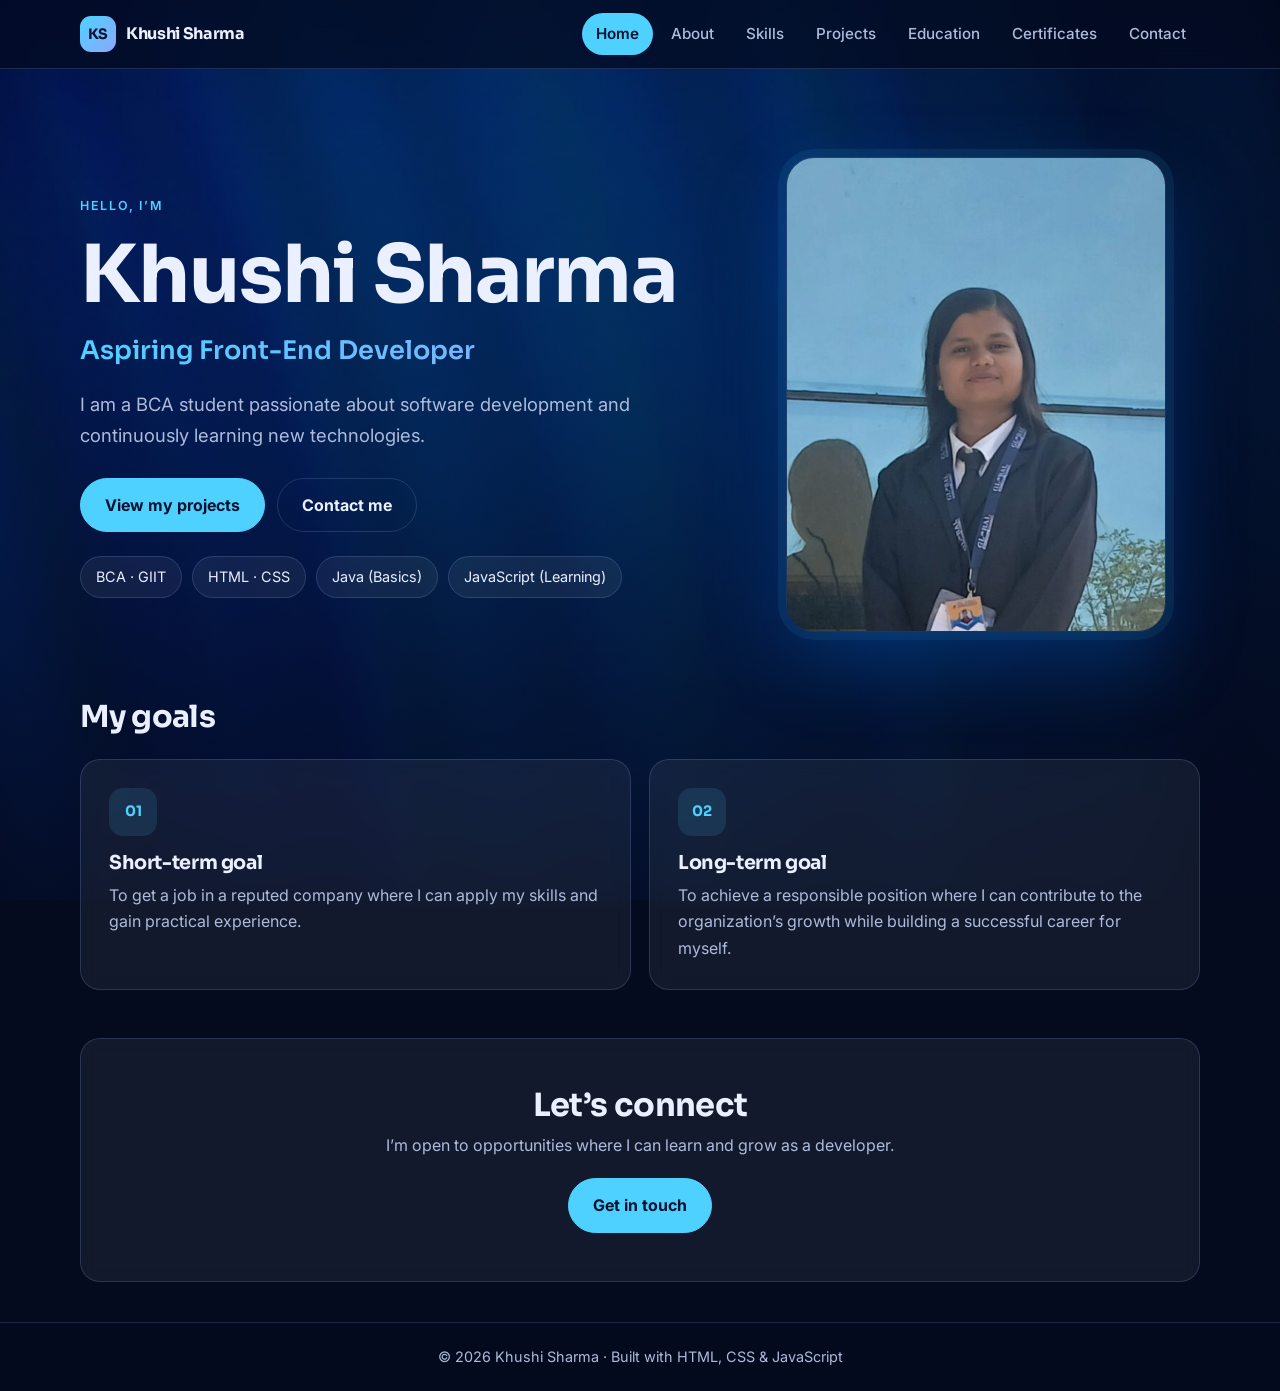
<file: index.html>
<!DOCTYPE html>
<html lang="en">
<head>
<meta charset="UTF-8">
<meta name="viewport" content="width=device-width, initial-scale=1">
<title>Khushi Sharma | Aspiring Front-End Developer</title>
<meta name="description" content="Portfolio of Khushi Sharma, a BCA student and aspiring front-end developer. Skills, projects, education and contact details.">
<meta name="theme-color" content="#040b1f">
<meta property="og:type" content="website">
<meta property="og:title" content="Khushi Sharma | Aspiring Front-End Developer">
<meta property="og:description" content="Portfolio of Khushi Sharma, a BCA student and aspiring front-end developer. Skills, projects, education and contact details.">
<link rel="icon" href="favicon.svg" type="image/svg+xml">
<link rel="preconnect" href="https://fonts.googleapis.com">
<link rel="preconnect" href="https://fonts.gstatic.com" crossorigin>
<link href="https://fonts.googleapis.com/css2?family=Inter:wght@400;500;600&family=Sora:wght@600;700;800&display=swap" rel="stylesheet">
<link rel="stylesheet" href="css/style.css">
<script>document.documentElement.classList.add('js')</script>
</head>
<body>
<a class="skip" href="#main">Skip to content</a>
<header class="site"><div class="wrap bar">
  <a class="logo" href="index.html" aria-label="Khushi Sharma, home"><b>KS</b><span>Khushi Sharma</span></a>
  <button class="menu" type="button" aria-label="Toggle menu" aria-expanded="false" aria-controls="nav">☰</button>
  <nav id="nav" aria-label="Main"><ul><li><a href="index.html" aria-current="page">Home</a></li><li><a href="about.html">About</a></li><li><a href="skills.html">Skills</a></li><li><a href="projects.html">Projects</a></li><li><a href="education.html">Education</a></li><li><a href="certificates.html">Certificates</a></li><li><a href="contact.html">Contact</a></li></ul></nav>
</div></header>
<main id="main">

<section class="wrap hero">
  <div>
    <span class="eyebrow">Hello, I’m</span>
    <h1>Khushi Sharma</h1>
    <p class="role">Aspiring Front-End Developer</p>
    <p class="lead">I am a BCA student passionate about software development and continuously learning new technologies.</p>
    <div class="cta"><a class="btn" href="projects.html">View my projects</a><a class="btn ghost" href="contact.html">Contact me</a></div>
    <div class="chips"><span class="chip">BCA · GIIT</span><span class="chip">HTML · CSS</span><span class="chip">Java (Basics)</span><span class="chip">JavaScript (Learning)</span></div>
  </div>
  <div class="photo"><img src="images/khushi.jpg" width="720" height="884" alt="Portrait of Khushi Sharma" fetchpriority="high"></div>
</section>
<section class="wrap">
  <h2 class="sec rv">My goals</h2>
  <div class="grid">
    <article class="card rv"><div class="ico">01</div><h3>Short-term goal</h3><p>To get a job in a reputed company where I can apply my skills and gain practical experience.</p></article>
    <article class="card rv"><div class="ico">02</div><h3>Long-term goal</h3><p>To achieve a responsible position where I can contribute to the organization’s growth while building a successful career for myself.</p></article>
  </div>
  <div class="card band rv"><h2>Let’s connect</h2><p>I’m open to opportunities where I can learn and grow as a developer.</p><a class="btn" href="contact.html">Get in touch</a></div>
</section>
</main>
<footer>© <span id="yr">2026</span> Khushi Sharma · Built with HTML, CSS &amp; JavaScript</footer>
<script src="js/main.js"></script>
</body>
</html>
</file>
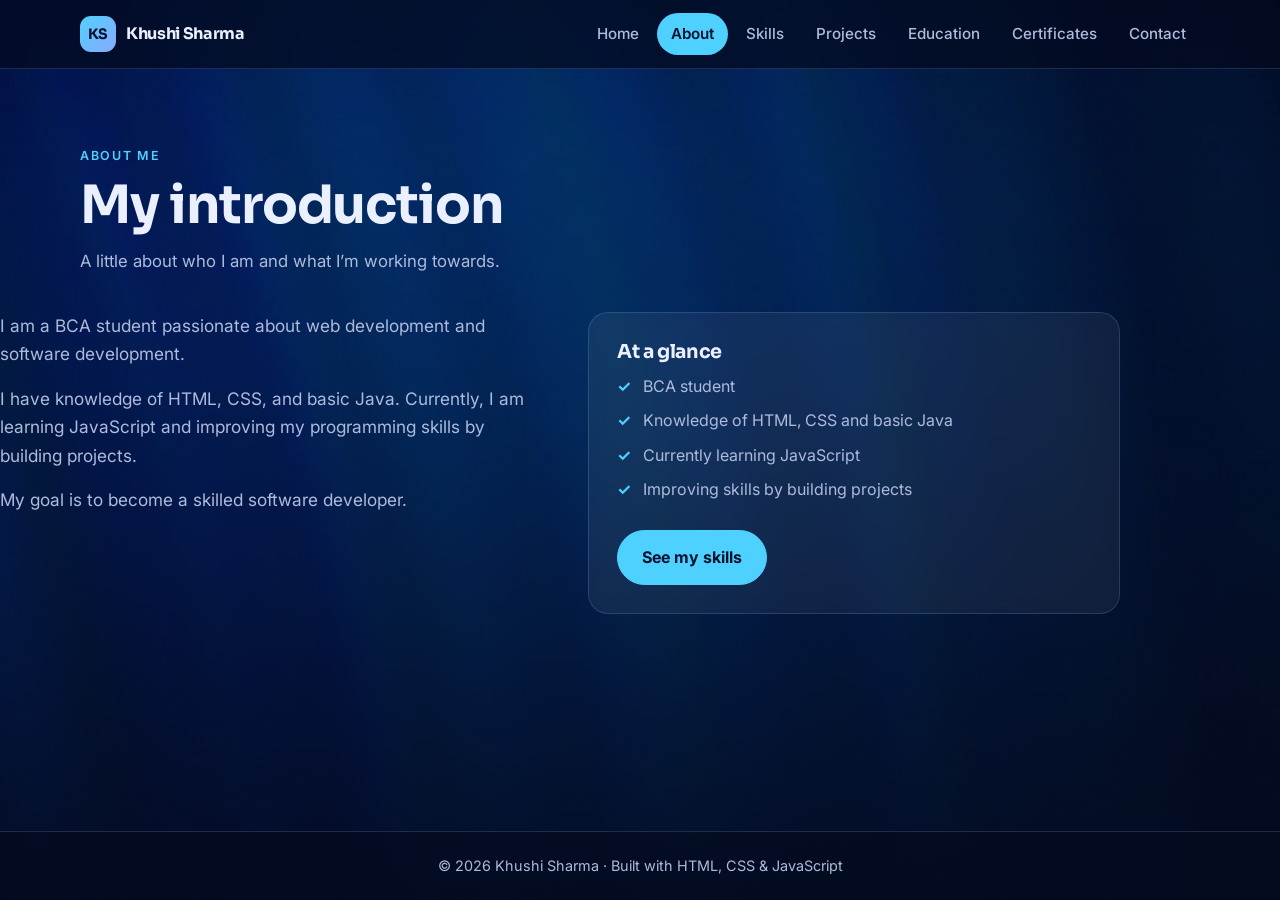
<file: about.html>
<!DOCTYPE html>
<html lang="en">
<head>
<meta charset="UTF-8">
<meta name="viewport" content="width=device-width, initial-scale=1">
<title>About me | Khushi Sharma</title>
<meta name="description" content="About Khushi Sharma: BCA student interested in web and software development.">
<meta name="theme-color" content="#040b1f">
<meta property="og:type" content="website">
<meta property="og:title" content="About me | Khushi Sharma">
<meta property="og:description" content="About Khushi Sharma: BCA student interested in web and software development.">
<link rel="icon" href="favicon.svg" type="image/svg+xml">
<link rel="preconnect" href="https://fonts.googleapis.com">
<link rel="preconnect" href="https://fonts.gstatic.com" crossorigin>
<link href="https://fonts.googleapis.com/css2?family=Inter:wght@400;500;600&family=Sora:wght@600;700;800&display=swap" rel="stylesheet">
<link rel="stylesheet" href="css/style.css">
<script>document.documentElement.classList.add('js')</script>
</head>
<body>
<a class="skip" href="#main">Skip to content</a>
<header class="site"><div class="wrap bar">
  <a class="logo" href="index.html" aria-label="Khushi Sharma, home"><b>KS</b><span>Khushi Sharma</span></a>
  <button class="menu" type="button" aria-label="Toggle menu" aria-expanded="false" aria-controls="nav">☰</button>
  <nav id="nav" aria-label="Main"><ul><li><a href="index.html">Home</a></li><li><a href="about.html" aria-current="page">About</a></li><li><a href="skills.html">Skills</a></li><li><a href="projects.html">Projects</a></li><li><a href="education.html">Education</a></li><li><a href="certificates.html">Certificates</a></li><li><a href="contact.html">Contact</a></li></ul></nav>
</div></header>
<main id="main">
<section class="wrap page rv"><span class="eyebrow">About me</span><h1>My introduction</h1><p class="sub">A little about who I am and what I’m working towards.</p></section>
<section class="wrap about rv">
  <div>
    <p>I am a BCA student passionate about web development and software development.</p>
    <p>I have knowledge of HTML, CSS, and basic Java. Currently, I am learning JavaScript and improving my programming skills by building projects.</p>
    <p>My goal is to become a skilled software developer.</p>
  </div>
  <div class="card"><h3>At a glance</h3>
    <ul class="ticks"><li>BCA student</li><li>Knowledge of HTML, CSS and basic Java</li><li>Currently learning JavaScript</li><li>Improving skills by building projects</li></ul>
    <div class="cta"><a class="btn" href="skills.html">See my skills</a></div></div>
</section>
</main>
<footer>© <span id="yr">2026</span> Khushi Sharma · Built with HTML, CSS &amp; JavaScript</footer>
<script src="js/main.js"></script>
</body>
</html>
</file>
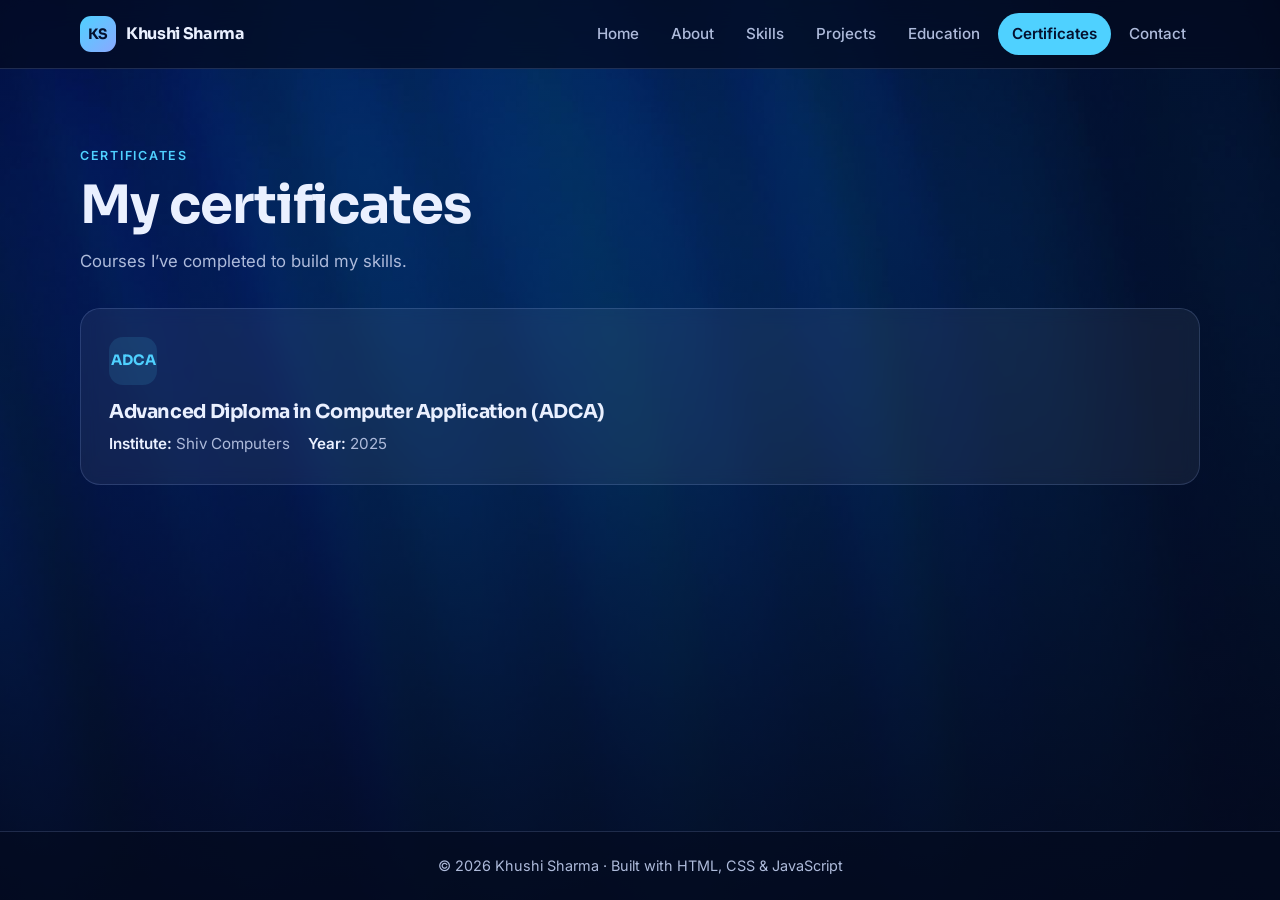
<file: certificates.html>
<!DOCTYPE html>
<html lang="en">
<head>
<meta charset="UTF-8">
<meta name="viewport" content="width=device-width, initial-scale=1">
<title>Certificates | Khushi Sharma</title>
<meta name="description" content="Certificates earned by Khushi Sharma.">
<meta name="theme-color" content="#040b1f">
<meta property="og:type" content="website">
<meta property="og:title" content="Certificates | Khushi Sharma">
<meta property="og:description" content="Certificates earned by Khushi Sharma.">
<link rel="icon" href="favicon.svg" type="image/svg+xml">
<link rel="preconnect" href="https://fonts.googleapis.com">
<link rel="preconnect" href="https://fonts.gstatic.com" crossorigin>
<link href="https://fonts.googleapis.com/css2?family=Inter:wght@400;500;600&family=Sora:wght@600;700;800&display=swap" rel="stylesheet">
<link rel="stylesheet" href="css/style.css">
<script>document.documentElement.classList.add('js')</script>
</head>
<body>
<a class="skip" href="#main">Skip to content</a>
<header class="site"><div class="wrap bar">
  <a class="logo" href="index.html" aria-label="Khushi Sharma, home"><b>KS</b><span>Khushi Sharma</span></a>
  <button class="menu" type="button" aria-label="Toggle menu" aria-expanded="false" aria-controls="nav">☰</button>
  <nav id="nav" aria-label="Main"><ul><li><a href="index.html">Home</a></li><li><a href="about.html">About</a></li><li><a href="skills.html">Skills</a></li><li><a href="projects.html">Projects</a></li><li><a href="education.html">Education</a></li><li><a href="certificates.html" aria-current="page">Certificates</a></li><li><a href="contact.html">Contact</a></li></ul></nav>
</div></header>
<main id="main">
<section class="wrap page rv"><span class="eyebrow">Certificates</span><h1>My certificates</h1><p class="sub">Courses I’ve completed to build my skills.</p></section>
<section class="wrap"><div class="grid"><article class="card rv"><div class="ico">ADCA</div><h3>Advanced Diploma in Computer Application (ADCA)</h3>
  <div class="meta"><span><b>Institute:</b> Shiv Computers</span><span><b>Year:</b> 2025</span></div></article></div></section>
</main>
<footer>© <span id="yr">2026</span> Khushi Sharma · Built with HTML, CSS &amp; JavaScript</footer>
<script src="js/main.js"></script>
</body>
</html>
</file>
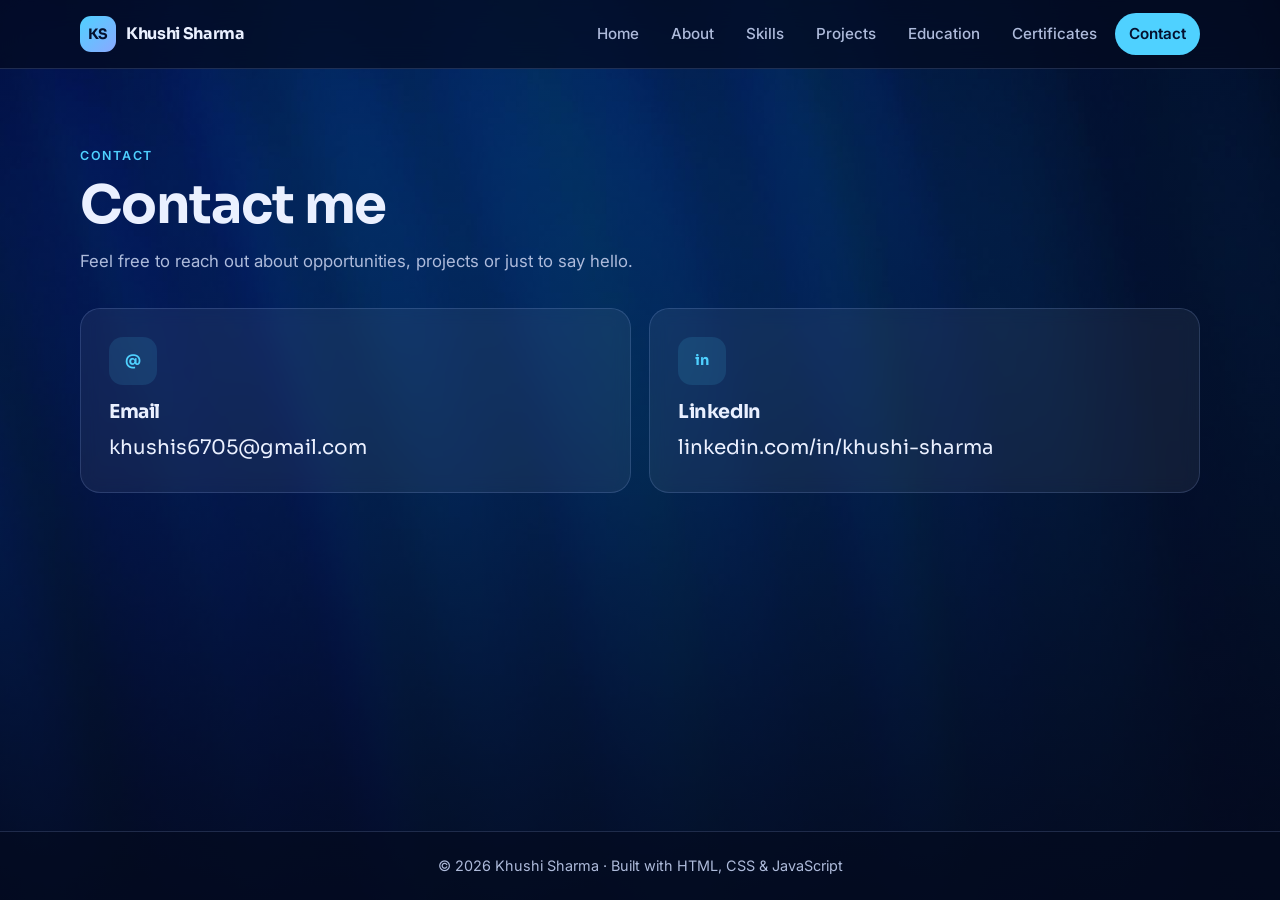
<file: contact.html>
<!DOCTYPE html>
<html lang="en">
<head>
<meta charset="UTF-8">
<meta name="viewport" content="width=device-width, initial-scale=1">
<title>Contact | Khushi Sharma</title>
<meta name="description" content="Contact Khushi Sharma by email or LinkedIn.">
<meta name="theme-color" content="#040b1f">
<meta property="og:type" content="website">
<meta property="og:title" content="Contact | Khushi Sharma">
<meta property="og:description" content="Contact Khushi Sharma by email or LinkedIn.">
<link rel="icon" href="favicon.svg" type="image/svg+xml">
<link rel="preconnect" href="https://fonts.googleapis.com">
<link rel="preconnect" href="https://fonts.gstatic.com" crossorigin>
<link href="https://fonts.googleapis.com/css2?family=Inter:wght@400;500;600&family=Sora:wght@600;700;800&display=swap" rel="stylesheet">
<link rel="stylesheet" href="css/style.css">
<script>document.documentElement.classList.add('js')</script>
</head>
<body>
<a class="skip" href="#main">Skip to content</a>
<header class="site"><div class="wrap bar">
  <a class="logo" href="index.html" aria-label="Khushi Sharma, home"><b>KS</b><span>Khushi Sharma</span></a>
  <button class="menu" type="button" aria-label="Toggle menu" aria-expanded="false" aria-controls="nav">☰</button>
  <nav id="nav" aria-label="Main"><ul><li><a href="index.html">Home</a></li><li><a href="about.html">About</a></li><li><a href="skills.html">Skills</a></li><li><a href="projects.html">Projects</a></li><li><a href="education.html">Education</a></li><li><a href="certificates.html">Certificates</a></li><li><a href="contact.html" aria-current="page">Contact</a></li></ul></nav>
</div></header>
<main id="main">
<section class="wrap page rv"><span class="eyebrow">Contact</span><h1>Contact me</h1><p class="sub">Feel free to reach out about opportunities, projects or just to say hello.</p></section>
<section class="wrap contact"><div class="grid">
  <a class="card rv" href="mailto:khushis6705@gmail.com"><div class="ico">@</div><h3>Email</h3><p class="big">khushis6705@gmail.com</p></a>
  <a class="card rv" href="https://www.linkedin.com/in/khushi-sharma" target="_blank" rel="noopener noreferrer"><div class="ico">in</div><h3>LinkedIn</h3><p class="big">linkedin.com/in/khushi-sharma</p></a>
</div></section>
</main>
<footer>© <span id="yr">2026</span> Khushi Sharma · Built with HTML, CSS &amp; JavaScript</footer>
<script src="js/main.js"></script>
</body>
</html>
</file>
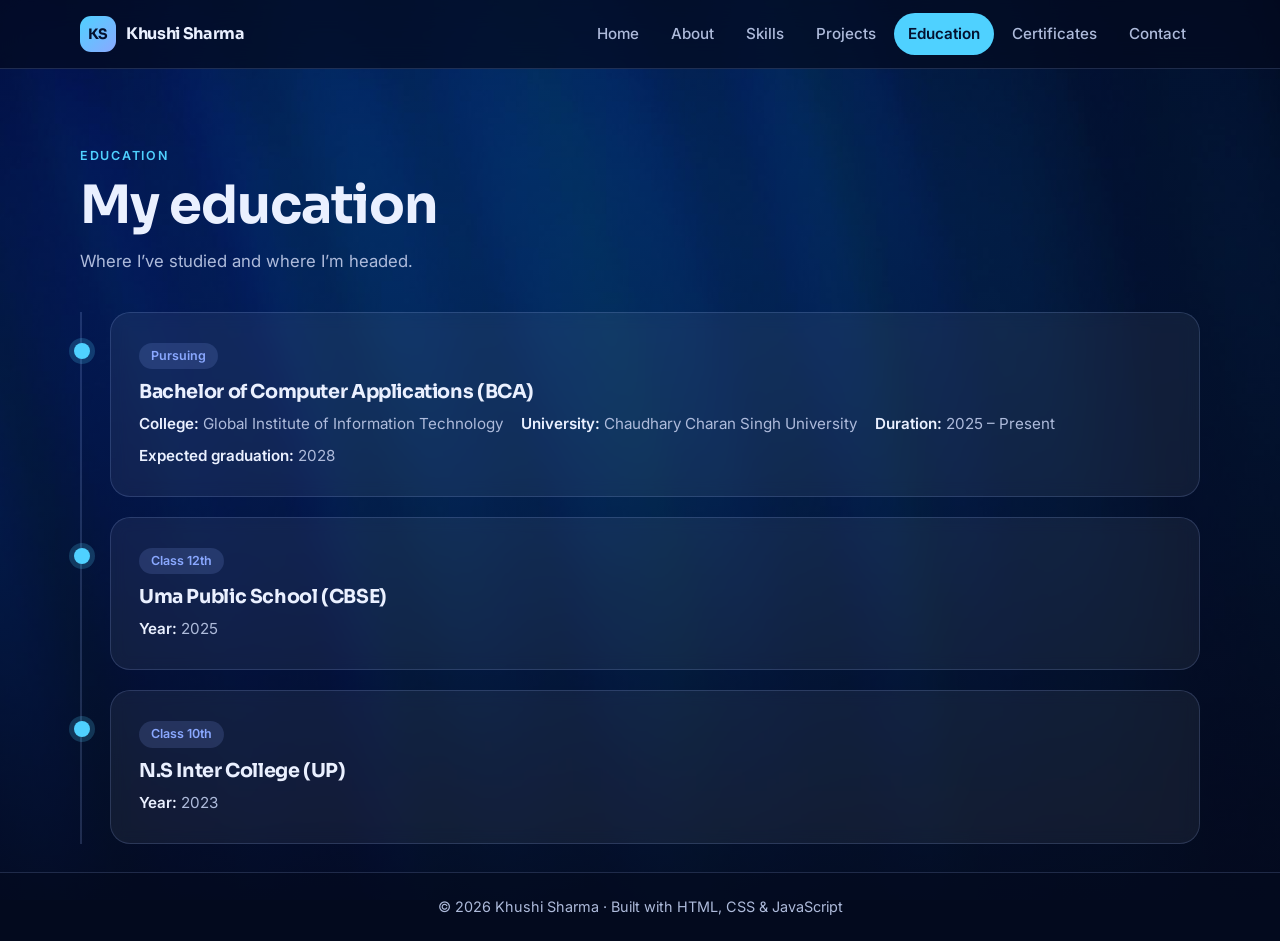
<file: education.html>
<!DOCTYPE html>
<html lang="en">
<head>
<meta charset="UTF-8">
<meta name="viewport" content="width=device-width, initial-scale=1">
<title>Education | Khushi Sharma</title>
<meta name="description" content="Education of Khushi Sharma: BCA at Global Institute of Information Technology, CCS University.">
<meta name="theme-color" content="#040b1f">
<meta property="og:type" content="website">
<meta property="og:title" content="Education | Khushi Sharma">
<meta property="og:description" content="Education of Khushi Sharma: BCA at Global Institute of Information Technology, CCS University.">
<link rel="icon" href="favicon.svg" type="image/svg+xml">
<link rel="preconnect" href="https://fonts.googleapis.com">
<link rel="preconnect" href="https://fonts.gstatic.com" crossorigin>
<link href="https://fonts.googleapis.com/css2?family=Inter:wght@400;500;600&family=Sora:wght@600;700;800&display=swap" rel="stylesheet">
<link rel="stylesheet" href="css/style.css">
<script>document.documentElement.classList.add('js')</script>
</head>
<body>
<a class="skip" href="#main">Skip to content</a>
<header class="site"><div class="wrap bar">
  <a class="logo" href="index.html" aria-label="Khushi Sharma, home"><b>KS</b><span>Khushi Sharma</span></a>
  <button class="menu" type="button" aria-label="Toggle menu" aria-expanded="false" aria-controls="nav">☰</button>
  <nav id="nav" aria-label="Main"><ul><li><a href="index.html">Home</a></li><li><a href="about.html">About</a></li><li><a href="skills.html">Skills</a></li><li><a href="projects.html">Projects</a></li><li><a href="education.html" aria-current="page">Education</a></li><li><a href="certificates.html">Certificates</a></li><li><a href="contact.html">Contact</a></li></ul></nav>
</div></header>
<main id="main">
<section class="wrap page rv"><span class="eyebrow">Education</span><h1>My education</h1><p class="sub">Where I’ve studied and where I’m headed.</p></section>
<section class="wrap"><div class="tl">
  <article class="card rv"><span class="badge">Pursuing</span><h3>Bachelor of Computer Applications (BCA)</h3>
    <div class="meta"><span><b>College:</b> Global Institute of Information Technology</span><span><b>University:</b> Chaudhary Charan Singh University</span><span><b>Duration:</b> 2025 – Present</span><span><b>Expected graduation:</b> 2028</span></div></article>
  <article class="card rv"><span class="badge">Class 12th</span><h3>Uma Public School (CBSE)</h3><div class="meta"><span><b>Year:</b> 2025</span></div></article>
  <article class="card rv"><span class="badge">Class 10th</span><h3>N.S Inter College (UP)</h3><div class="meta"><span><b>Year:</b> 2023</span></div></article>
</div></section>
</main>
<footer>© <span id="yr">2026</span> Khushi Sharma · Built with HTML, CSS &amp; JavaScript</footer>
<script src="js/main.js"></script>
</body>
</html>
</file>
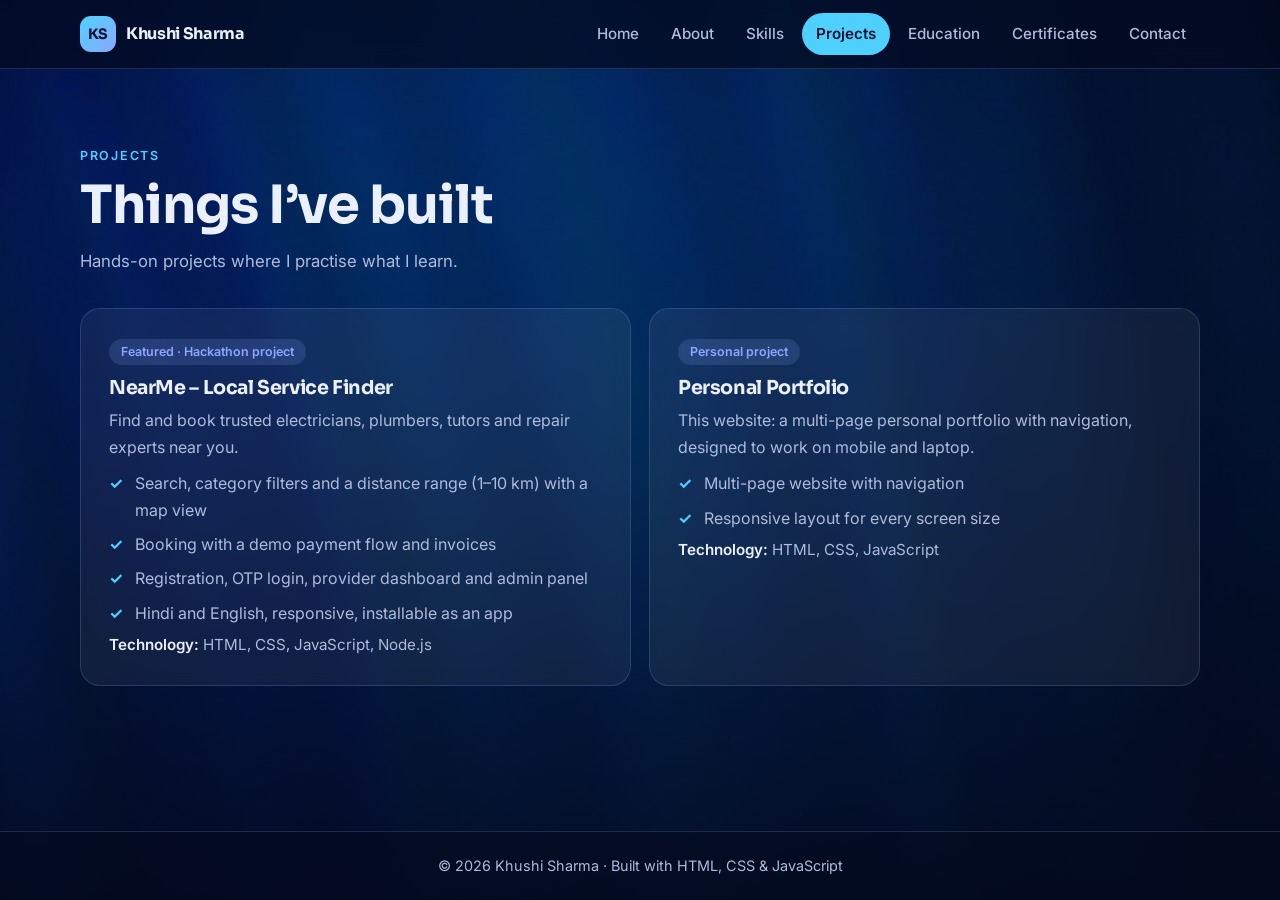
<file: projects.html>
<!DOCTYPE html>
<html lang="en">
<head>
<meta charset="UTF-8">
<meta name="viewport" content="width=device-width, initial-scale=1">
<title>Projects | Khushi Sharma</title>
<meta name="description" content="Projects by Khushi Sharma: Personal Portfolio and NearMe, a local service finder built for a hackathon.">
<meta name="theme-color" content="#040b1f">
<meta property="og:type" content="website">
<meta property="og:title" content="Projects | Khushi Sharma">
<meta property="og:description" content="Projects by Khushi Sharma: Personal Portfolio and NearMe, a local service finder built for a hackathon.">
<link rel="icon" href="favicon.svg" type="image/svg+xml">
<link rel="preconnect" href="https://fonts.googleapis.com">
<link rel="preconnect" href="https://fonts.gstatic.com" crossorigin>
<link href="https://fonts.googleapis.com/css2?family=Inter:wght@400;500;600&family=Sora:wght@600;700;800&display=swap" rel="stylesheet">
<link rel="stylesheet" href="css/style.css">
<script>document.documentElement.classList.add('js')</script>
</head>
<body>
<a class="skip" href="#main">Skip to content</a>
<header class="site"><div class="wrap bar">
  <a class="logo" href="index.html" aria-label="Khushi Sharma, home"><b>KS</b><span>Khushi Sharma</span></a>
  <button class="menu" type="button" aria-label="Toggle menu" aria-expanded="false" aria-controls="nav">☰</button>
  <nav id="nav" aria-label="Main"><ul><li><a href="index.html">Home</a></li><li><a href="about.html">About</a></li><li><a href="skills.html">Skills</a></li><li><a href="projects.html" aria-current="page">Projects</a></li><li><a href="education.html">Education</a></li><li><a href="certificates.html">Certificates</a></li><li><a href="contact.html">Contact</a></li></ul></nav>
</div></header>
<main id="main">
<section class="wrap page rv"><span class="eyebrow">Projects</span><h1>Things I’ve built</h1><p class="sub">Hands-on projects where I practise what I learn.</p></section>
<section class="wrap"><div class="grid" style="grid-template-columns:repeat(auto-fit,minmax(min(340px,100%),1fr))">
  <article class="card rv"><span class="badge">Featured · Hackathon project</span><h3>NearMe – Local Service Finder</h3>
    <p>Find and book trusted electricians, plumbers, tutors and repair experts near you.</p>
    <ul class="ticks"><li>Search, category filters and a distance range (1–10 km) with a map view</li><li>Booking with a demo payment flow and invoices</li><li>Registration, OTP login, provider dashboard and admin panel</li><li>Hindi and English, responsive, installable as an app</li></ul>
    <div class="meta"><span><b>Technology:</b> HTML, CSS, JavaScript, Node.js</span></div></article>
  <article class="card rv"><span class="badge">Personal project</span><h3>Personal Portfolio</h3>
    <p>This website: a multi-page personal portfolio with navigation, designed to work on mobile and laptop.</p>
    <ul class="ticks"><li>Multi-page website with navigation</li><li>Responsive layout for every screen size</li></ul>
    <div class="meta"><span><b>Technology:</b> HTML, CSS, JavaScript</span></div></article>
</div></section>
</main>
<footer>© <span id="yr">2026</span> Khushi Sharma · Built with HTML, CSS &amp; JavaScript</footer>
<script src="js/main.js"></script>
</body>
</html>
</file>
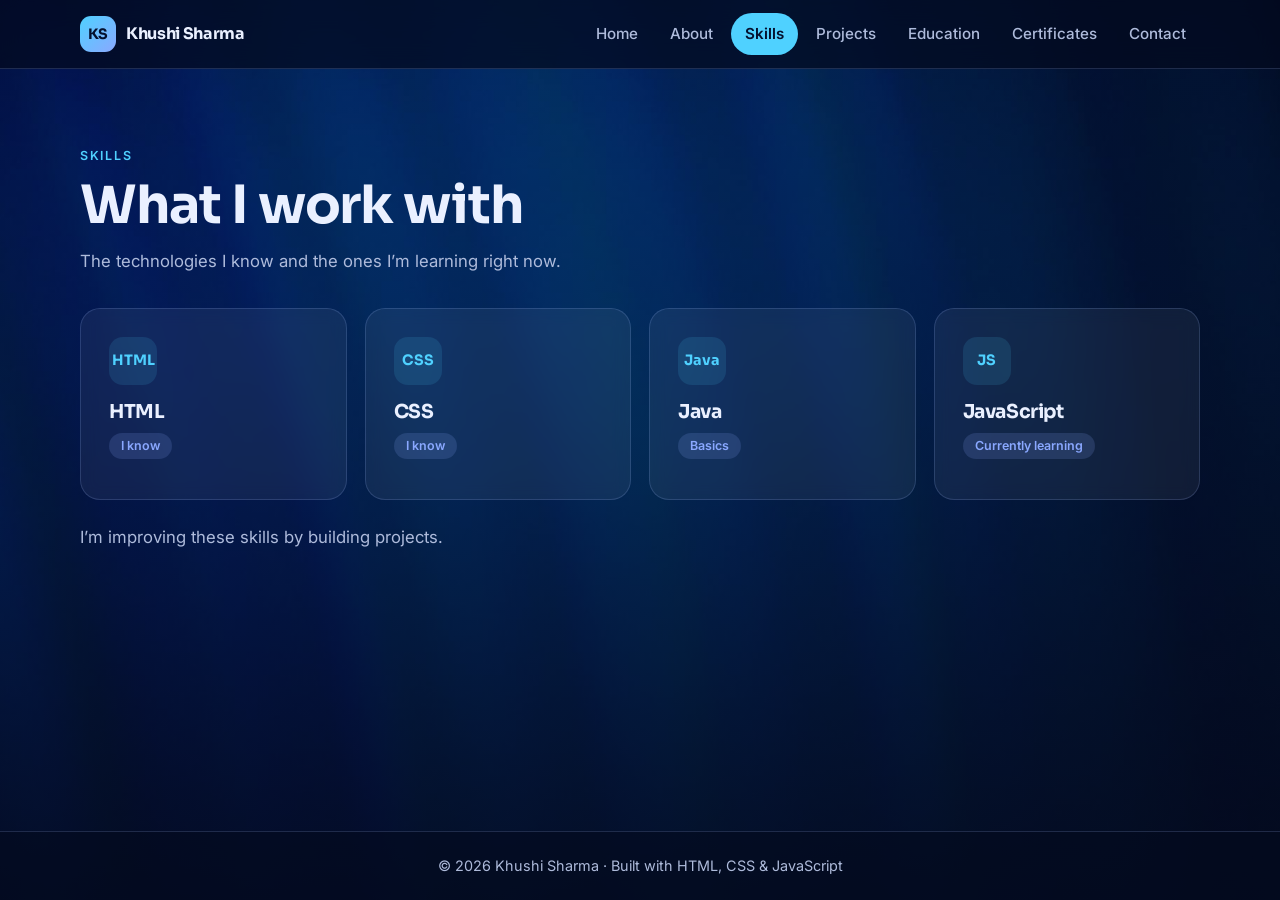
<file: skills.html>
<!DOCTYPE html>
<html lang="en">
<head>
<meta charset="UTF-8">
<meta name="viewport" content="width=device-width, initial-scale=1">
<title>Skills | Khushi Sharma</title>
<meta name="description" content="Technical skills of Khushi Sharma: HTML, CSS, Java (basics) and JavaScript (learning).">
<meta name="theme-color" content="#040b1f">
<meta property="og:type" content="website">
<meta property="og:title" content="Skills | Khushi Sharma">
<meta property="og:description" content="Technical skills of Khushi Sharma: HTML, CSS, Java (basics) and JavaScript (learning).">
<link rel="icon" href="favicon.svg" type="image/svg+xml">
<link rel="preconnect" href="https://fonts.googleapis.com">
<link rel="preconnect" href="https://fonts.gstatic.com" crossorigin>
<link href="https://fonts.googleapis.com/css2?family=Inter:wght@400;500;600&family=Sora:wght@600;700;800&display=swap" rel="stylesheet">
<link rel="stylesheet" href="css/style.css">
<script>document.documentElement.classList.add('js')</script>
</head>
<body>
<a class="skip" href="#main">Skip to content</a>
<header class="site"><div class="wrap bar">
  <a class="logo" href="index.html" aria-label="Khushi Sharma, home"><b>KS</b><span>Khushi Sharma</span></a>
  <button class="menu" type="button" aria-label="Toggle menu" aria-expanded="false" aria-controls="nav">☰</button>
  <nav id="nav" aria-label="Main"><ul><li><a href="index.html">Home</a></li><li><a href="about.html">About</a></li><li><a href="skills.html" aria-current="page">Skills</a></li><li><a href="projects.html">Projects</a></li><li><a href="education.html">Education</a></li><li><a href="certificates.html">Certificates</a></li><li><a href="contact.html">Contact</a></li></ul></nav>
</div></header>
<main id="main">
<section class="wrap page rv"><span class="eyebrow">Skills</span><h1>What I work with</h1><p class="sub">The technologies I know and the ones I’m learning right now.</p></section><section class="wrap"><div class="grid"><article class="card rv"><div class="ico">HTML</div><h3>HTML</h3><span class="badge">I know</span></article><article class="card rv"><div class="ico">CSS</div><h3>CSS</h3><span class="badge">I know</span></article><article class="card rv"><div class="ico">Java</div><h3>Java</h3><span class="badge">Basics</span></article><article class="card rv"><div class="ico">JS</div><h3>JavaScript</h3><span class="badge">Currently learning</span></article></div><p class="sub rv">I’m improving these skills by building projects.</p></section>
</main>
<footer>© <span id="yr">2026</span> Khushi Sharma · Built with HTML, CSS &amp; JavaScript</footer>
<script src="js/main.js"></script>
</body>
</html>
</file>
<file: css/style.css>
:root{--bg:#040b1f;--card:rgba(255,255,255,.06);--line:rgba(160,190,255,.18);--text:#eaf0ff;--muted:#aebbdb;--accent:#4fd1ff;--accent2:#8aa8ff;--ink:#04112f;--r:20px}
*{box-sizing:border-box;margin:0}
html{scroll-behavior:smooth}
body{font-family:'Inter',system-ui,-apple-system,'Segoe UI',Roboto,sans-serif;color:var(--text);background:var(--bg);line-height:1.65;min-height:100vh;display:flex;flex-direction:column}
body::before{content:"";position:fixed;inset:0;z-index:-1;background:linear-gradient(180deg,rgba(4,11,31,.4),rgba(4,11,31,.88)),url(../images/background.jpg) center/cover no-repeat}
h1,h2,h3,.logo{font-family:'Sora',system-ui,sans-serif;line-height:1.15;letter-spacing:-.02em}
a{color:inherit}
img{max-width:100%;display:block}
:focus-visible{outline:3px solid var(--accent);outline-offset:3px;border-radius:8px}
.wrap{width:min(1120px,100% - 2*clamp(18px,5vw,40px));margin-inline:auto}
main{flex:1}
.skip{position:absolute;left:-999px;top:8px;background:var(--accent);color:var(--ink);padding:8px 14px;border-radius:8px;z-index:50}.skip:focus{left:8px}

/* header */
.site{position:sticky;top:0;z-index:30;background:rgba(4,11,31,.72);-webkit-backdrop-filter:blur(14px);backdrop-filter:blur(14px);border-bottom:1px solid var(--line)}
.bar{display:flex;align-items:center;justify-content:space-between;height:68px;gap:16px}
.logo{display:flex;align-items:center;gap:10px;font-weight:700;text-decoration:none}
.logo b{width:36px;height:36px;border-radius:11px;display:grid;place-items:center;background:linear-gradient(135deg,var(--accent),var(--accent2));color:var(--ink);font-size:.9rem}
nav ul{display:flex;gap:4px;list-style:none;padding:0}
nav a{display:block;padding:8px 14px;border-radius:999px;text-decoration:none;color:var(--muted);font-weight:500;font-size:.95rem;transition:.2s}
nav a:hover{color:#fff;background:var(--card)}
nav a[aria-current]{color:var(--ink);background:var(--accent);font-weight:600}
.menu{display:none;width:44px;height:44px;border-radius:12px;border:1px solid var(--line);background:var(--card);color:#fff;cursor:pointer;font-size:1.25rem;place-items:center}
@media (max-width:980px){
  .menu{display:grid}
  nav{position:absolute;left:0;right:0;top:68px;background:rgba(4,11,31,.97);border-bottom:1px solid var(--line);padding:10px clamp(18px,5vw,40px) 16px;display:none}
  nav.open{display:block}nav ul{flex-direction:column}nav a{padding:13px 14px;border-radius:12px}
}

/* hero */
.hero{display:grid;grid-template-columns:1.15fr .85fr;gap:clamp(28px,5vw,64px);align-items:center;padding:clamp(36px,7vw,88px) 0 24px}
.eyebrow{display:inline-block;color:var(--accent);font-weight:600;letter-spacing:.14em;text-transform:uppercase;font-size:.78rem}
.hero h1{font-size:clamp(2.7rem,7.5vw,5rem);margin:12px 0 8px}
.role{font-family:'Sora',sans-serif;font-size:clamp(1.15rem,3vw,1.6rem);font-weight:600;background:linear-gradient(90deg,var(--accent),var(--accent2));-webkit-background-clip:text;background-clip:text;color:transparent}
.lead{color:var(--muted);font-size:clamp(1rem,2.2vw,1.15rem);max-width:56ch;margin-top:18px}
.cta{display:flex;gap:12px;flex-wrap:wrap;margin-top:28px}
.btn{display:inline-flex;align-items:center;justify-content:center;gap:8px;padding:13px 24px;min-height:48px;border-radius:999px;background:var(--accent);color:var(--ink);font-weight:700;text-decoration:none;border:1.5px solid var(--accent);transition:.2s}
.btn:hover{transform:translateY(-2px);box-shadow:0 10px 30px rgba(79,209,255,.35)}
.btn.ghost{background:transparent;color:var(--text);border-color:var(--line)}.btn.ghost:hover{border-color:var(--accent);box-shadow:none}
.photo{justify-self:center;width:min(100%,380px);aspect-ratio:4/5;border-radius:28px;overflow:hidden;border:1px solid var(--line);box-shadow:0 30px 80px rgba(0,120,255,.28),0 0 0 8px rgba(79,209,255,.08)}
.photo img{width:100%;height:100%;object-fit:cover;object-position:50% 25%}
@media (max-width:860px){.hero{grid-template-columns:1fr;text-align:center}.photo{order:-1;width:min(66vw,250px)}.lead{margin-inline:auto}.cta,.chips{justify-content:center}}

/* inner pages */
.page{padding:clamp(32px,6vw,72px) 0 8px}
.page h1{font-size:clamp(2rem,5vw,3.3rem);margin:8px 0 12px}
.sub{color:var(--muted);max-width:62ch;font-size:1.05rem}
.sec{font-size:clamp(1.4rem,3.4vw,1.9rem);margin:44px 0 6px}
.grid{display:grid;gap:18px;grid-template-columns:repeat(auto-fit,minmax(min(260px,100%),1fr));margin:24px 0}
.card{background:var(--card);border:1px solid var(--line);border-radius:var(--r);padding:clamp(20px,3vw,28px);-webkit-backdrop-filter:blur(8px);backdrop-filter:blur(8px);transition:transform .25s,border-color .25s}
.card:hover{transform:translateY(-4px);border-color:rgba(79,209,255,.5)}
.card h3{font-size:1.2rem;margin-bottom:8px}
.card p,.card li{color:var(--muted)}
.ico{width:48px;height:48px;border-radius:14px;display:grid;place-items:center;font-weight:700;background:rgba(79,209,255,.12);color:var(--accent);margin-bottom:16px;font-family:'Sora',sans-serif;font-size:.9rem}
.badge{display:inline-block;padding:3px 12px;border-radius:999px;font-size:.78rem;font-weight:600;background:rgba(138,168,255,.16);color:var(--accent2);margin-bottom:12px}
.chips{display:flex;flex-wrap:wrap;gap:10px;margin-top:24px}
.chip{padding:8px 15px;border:1px solid var(--line);background:var(--card);border-radius:999px;font-size:.9rem}
.ticks{list-style:none;padding:0;display:grid;gap:8px;margin-top:10px}
.ticks li{position:relative;padding-left:26px}.ticks li::before{content:"✓";position:absolute;left:0;color:var(--accent);font-weight:700}
.about{display:grid;grid-template-columns:1fr 1fr;gap:clamp(24px,5vw,56px);align-items:start;margin:28px 0}
.about p{color:var(--muted);font-size:1.08rem;margin-bottom:16px}
@media (max-width:760px){.about{grid-template-columns:1fr}}
.tl{position:relative;margin:28px 0;padding-left:28px;border-left:2px solid var(--line);display:grid;gap:20px}
.tl .card{position:relative}.tl .card::before{content:"";position:absolute;left:-37px;top:30px;width:16px;height:16px;border-radius:50%;background:var(--accent);box-shadow:0 0 0 5px rgba(79,209,255,.2)}
.meta{display:flex;flex-wrap:wrap;gap:6px 18px;color:var(--muted);font-size:.95rem;margin-top:6px}.meta b{color:var(--text);font-weight:600}
.contact a.card{display:block;text-decoration:none}
.contact .big{font-family:'Sora',sans-serif;font-size:clamp(1rem,2.4vw,1.25rem);word-break:break-word;color:var(--text)}
.band{margin:48px 0 40px;text-align:center;padding:clamp(28px,5vw,48px)}
.band h2{font-size:clamp(1.4rem,3.4vw,2rem);margin-bottom:8px}.band p{color:var(--muted);margin-bottom:20px}
footer{border-top:1px solid var(--line);color:var(--muted);text-align:center;padding:22px 16px;font-size:.9rem;background:rgba(4,11,31,.6)}

/* reveal animation */
.js .rv{opacity:0;transform:translateY(16px);transition:opacity .6s ease,transform .6s ease}.js .rv.in{opacity:1;transform:none}
@media (prefers-reduced-motion:reduce){.js .rv{opacity:1;transform:none;transition:none}html{scroll-behavior:auto}.card,.btn{transition:none}}
</file>
